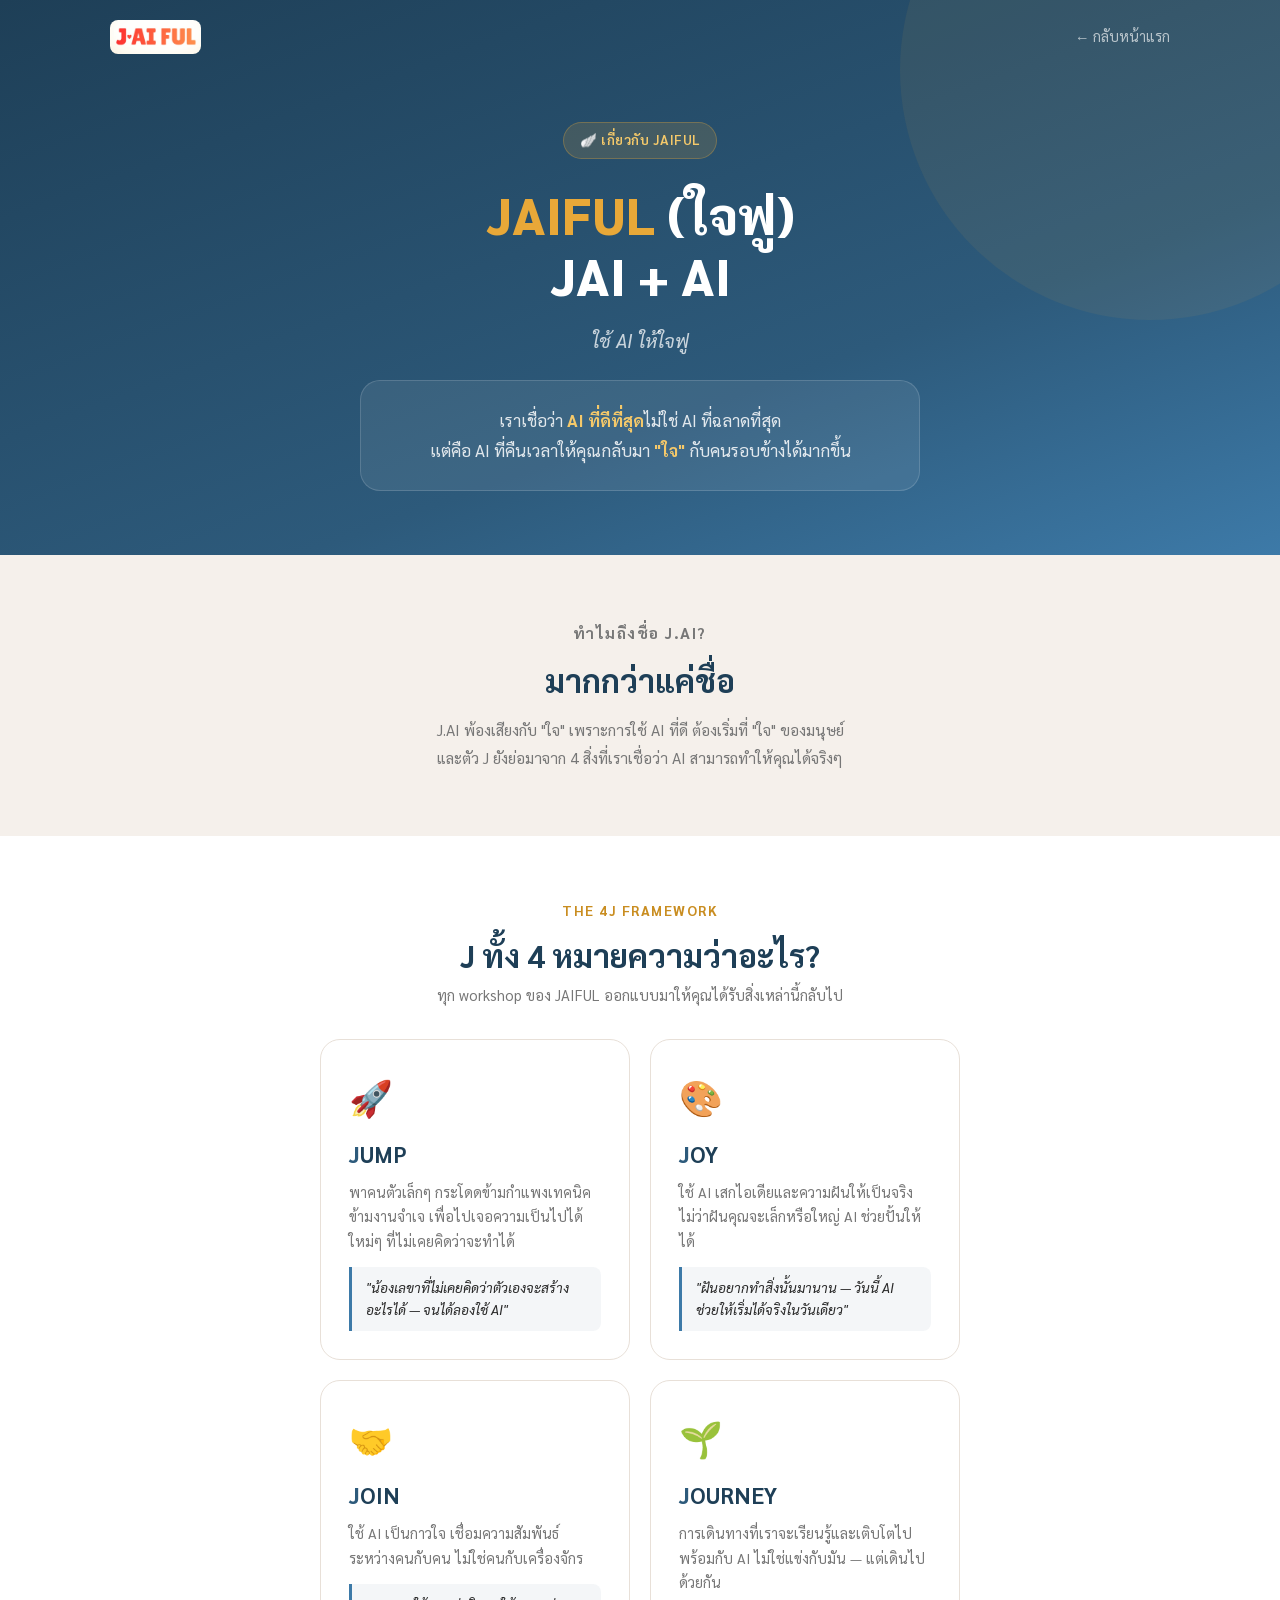
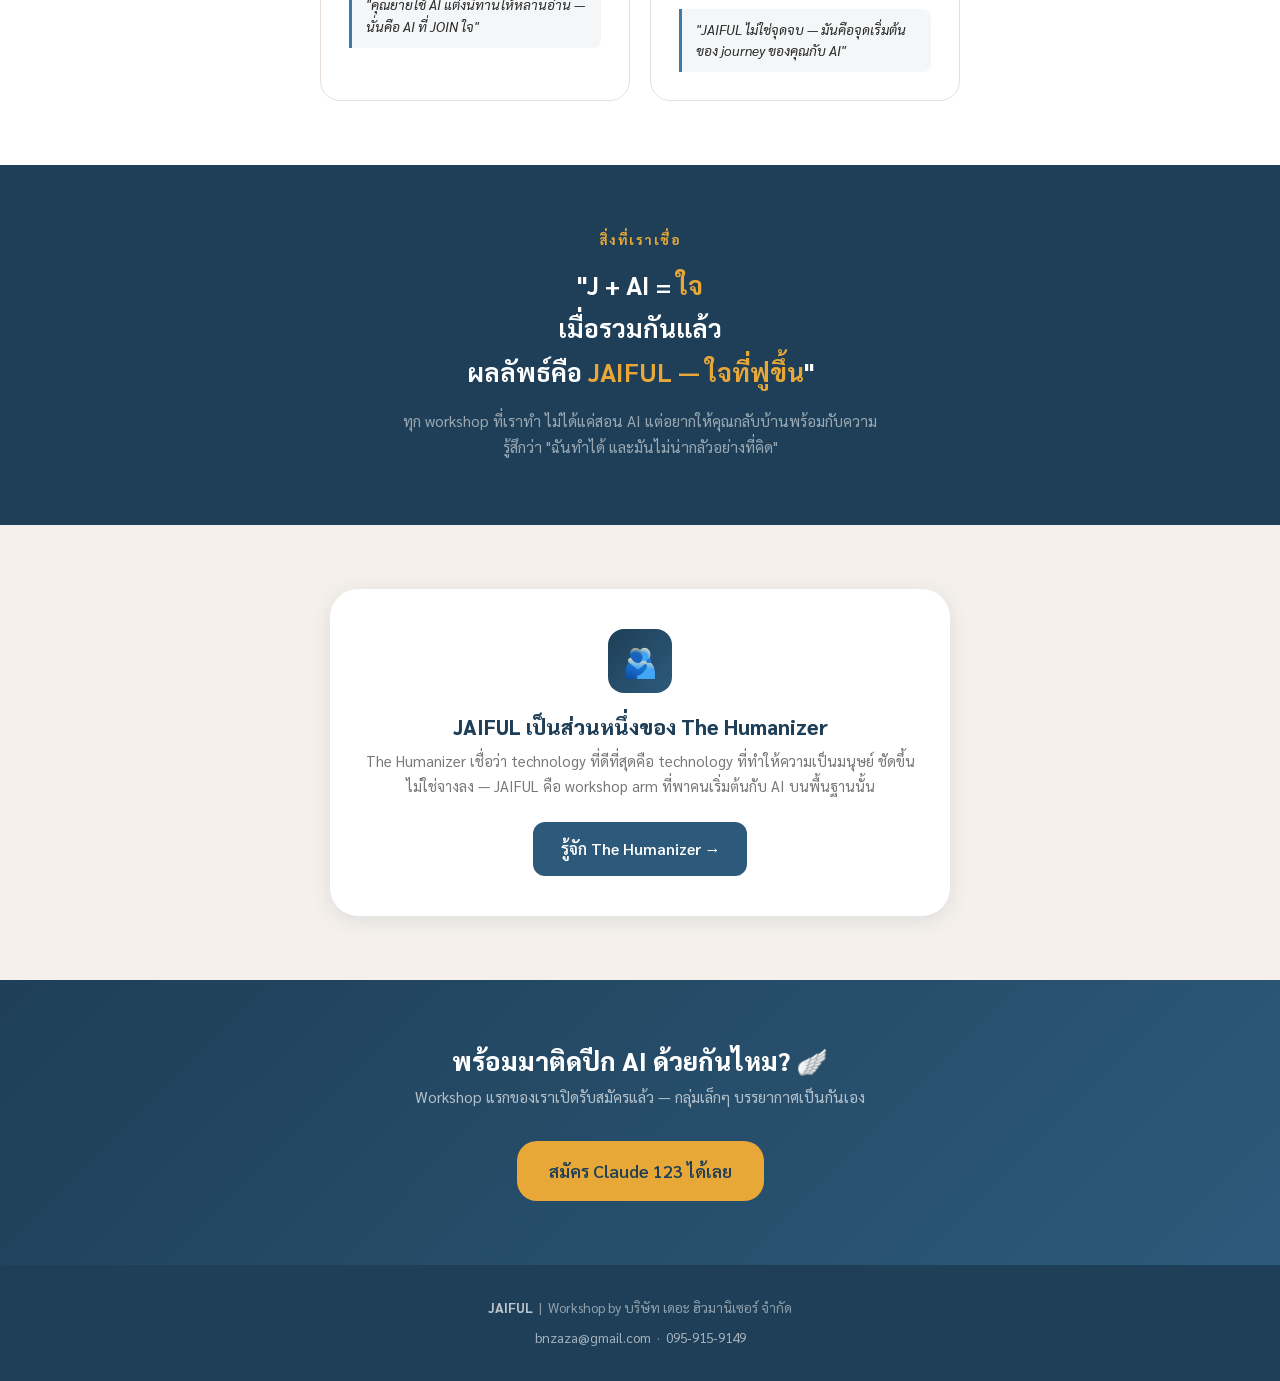
<file: about/index.html>
<!DOCTYPE html>
<html lang="th">
<head>
  <meta charset="UTF-8">
  <meta name="viewport" content="width=device-width, initial-scale=1.0">
  <title>เกี่ยวกับ JAIFUL — ใช้ AI ให้ใจฟู</title>
  <meta name="description" content="JAIFUL (ใจฟู) — JAI + AI เราเชื่อว่า AI ที่ดีที่สุดคือ AI ที่คืนเวลาให้คุณกลับมา 'ใจ' กับคนรอบข้างได้มากขึ้น">
  <link rel="stylesheet" href="../css/styles.css">
  <style>
    /* ── Hero ── */
    .about-hero {
      background: linear-gradient(160deg, #1e3f57 0%, #2D5A7B 65%, #3d7aa8 100%);
      padding: 0 1.5rem 4rem;
      position: relative;
      overflow: hidden;
    }

    .about-hero::before {
      content: '';
      position: absolute;
      width: 500px; height: 500px;
      border-radius: 50%;
      background: rgba(232,168,56,0.07);
      top: -180px; right: -120px;
      pointer-events: none;
    }

    .page-nav {
      display: flex;
      align-items: center;
      justify-content: space-between;
      padding: 1.25rem 0;
      position: relative;
      z-index: 10;
    }

    .nav-logo {
      display: flex; align-items: center;
      text-decoration: none;
    }

    .nav-logo-img {
      height: 34px; width: auto;
      border-radius: 8px; display: block;
    }

    .nav-back {
      color: rgba(255,255,255,0.65);
      font-size: 0.9rem;
      text-decoration: none;
      transition: color 0.2s;
    }
    .nav-back:hover { color: white; }

    .hero-content {
      padding-top: 3rem;
      text-align: center;
      position: relative;
      z-index: 10;
      max-width: 680px;
      margin: 0 auto;
    }

    .hero-eyebrow {
      display: inline-flex; align-items: center; gap: 0.5rem;
      background: rgba(232,168,56,0.15);
      border: 1px solid rgba(232,168,56,0.3);
      color: var(--gold-light);
      font-size: 0.85rem; font-weight: 600;
      padding: 0.4rem 1rem; border-radius: 999px;
      margin-bottom: 1.5rem; letter-spacing: 0.5px;
    }

    .hero-title {
      font-size: clamp(2rem, 7vw, 3.2rem);
      font-weight: 900; color: white;
      line-height: 1.2; margin-bottom: 1.25rem;
    }

    .hero-title .accent { color: var(--gold); }

    .hero-tagline {
      font-size: clamp(1rem, 2.5vw, 1.2rem);
      color: rgba(255,255,255,0.75);
      font-style: italic;
      margin-bottom: 1.5rem;
    }

    .hero-belief {
      background: rgba(255,255,255,0.08);
      border: 1px solid rgba(255,255,255,0.15);
      border-radius: var(--radius-lg);
      padding: 1.5rem 2rem;
      color: rgba(255,255,255,0.85);
      font-size: 1.05rem;
      line-height: 1.8;
      max-width: 560px;
      margin: 0 auto;
    }

    .hero-belief strong { color: var(--gold-light); }

    /* ── Why J.AI ── */
    .why-section {
      padding: 4rem 1.5rem;
      background: var(--warm-white);
    }

    .section-eyebrow {
      font-size: 0.85rem; font-weight: 700;
      color: var(--gold-dark);
      text-transform: uppercase; letter-spacing: 1.5px;
      margin-bottom: 0.75rem;
    }

    .why-intro {
      max-width: 620px; margin: 0 auto;
      text-align: center;
    }

    .why-intro h2 {
      font-size: clamp(1.5rem, 4vw, 2rem);
      color: var(--blue-dark);
      margin-bottom: 1rem;
    }

    .why-intro p {
      color: var(--text-muted);
      font-size: 0.97rem;
      line-height: 1.8;
    }

    /* ── 4J Cards ── */
    .fourj-section {
      padding: 4rem 1.5rem;
      background: white;
    }

    .fourj-grid {
      display: grid;
      grid-template-columns: 1fr;
      gap: 1.25rem;
      max-width: 780px;
      margin: 2rem auto 0;
    }

    @media (min-width: 600px) {
      .fourj-grid { grid-template-columns: repeat(2, 1fr); }
    }

    .j-card {
      background: white;
      border: 1.5px solid var(--warm-gray);
      border-radius: var(--radius-lg);
      padding: 1.75rem;
      transition: box-shadow 0.2s, border-color 0.2s;
    }

    .j-card:hover {
      box-shadow: var(--shadow-md);
      border-color: var(--blue-light);
    }

    .j-emoji { font-size: 2.2rem; margin-bottom: 0.75rem; display: block; }

    .j-header {
      display: flex; align-items: baseline; gap: 0;
      margin-bottom: 0.5rem;
    }

    .j-letter {
      font-size: 1.4rem; font-weight: 900;
      color: var(--blue); line-height: 1;
    }

    .j-word {
      font-size: 1.4rem; font-weight: 700;
      color: var(--blue-dark);
    }

    .j-desc {
      color: var(--text-muted);
      font-size: 0.9rem; line-height: 1.7;
      margin-bottom: 0.875rem;
    }

    .j-example {
      background: rgba(45,90,123,0.05);
      border-left: 3px solid var(--blue-light);
      border-radius: 0 var(--radius-sm) var(--radius-sm) 0;
      padding: 0.625rem 0.875rem;
      font-size: 0.85rem;
      color: var(--text);
      font-style: italic;
      line-height: 1.6;
    }

    /* ── Belief section ── */
    .belief-section {
      background: var(--blue-dark);
      padding: 4rem 1.5rem;
      text-align: center;
    }

    .belief-quote {
      font-size: clamp(1.2rem, 3.5vw, 1.6rem);
      font-weight: 700;
      color: white;
      line-height: 1.7;
      max-width: 600px;
      margin: 0 auto 1rem;
    }

    .belief-quote .gold { color: var(--gold); }

    .belief-sub {
      color: rgba(255,255,255,0.55);
      font-size: 0.95rem;
      max-width: 480px;
      margin: 0 auto;
      line-height: 1.7;
    }

    /* ── Humanizer CTA ── */
    .humanizer-section {
      padding: 4rem 1.5rem;
      background: var(--warm-white);
    }

    .humanizer-card {
      max-width: 620px; margin: 0 auto;
      background: white;
      border-radius: var(--radius-xl);
      padding: 2.5rem 2rem;
      box-shadow: var(--shadow-md);
      text-align: center;
    }

    .humanizer-logo-wrap {
      width: 64px; height: 64px;
      background: linear-gradient(135deg, #1e3f57, #2D5A7B);
      border-radius: 16px;
      display: flex; align-items: center; justify-content: center;
      font-size: 1.8rem;
      margin: 0 auto 1.25rem;
    }

    .humanizer-card h3 {
      font-size: 1.3rem; color: var(--blue-dark);
      font-weight: 800; margin-bottom: 0.5rem;
    }

    .humanizer-card p {
      color: var(--text-muted);
      font-size: 0.92rem; line-height: 1.7;
      margin-bottom: 1.5rem;
    }

    /* ── CTA section ── */
    .cta-section {
      padding: 4rem 1.5rem;
      background: linear-gradient(135deg, #1e3f57, #2D5A7B);
      text-align: center;
    }

    .cta-section h2 {
      color: white; font-size: 1.6rem;
      font-weight: 900; margin-bottom: 0.5rem;
    }

    .cta-section p {
      color: rgba(255,255,255,0.65);
      font-size: 0.95rem; margin-bottom: 2rem;
    }

    /* ── Footer ── */
    .footer {
      background: var(--blue-dark);
      color: rgba(255,255,255,0.5);
      text-align: center;
      padding: 2rem 1.5rem;
      font-size: 0.85rem;
    }
    .footer a { color: rgba(255,255,255,0.6); }
    .footer a:hover { color: white; }
  </style>
</head>
<body>

<!-- HERO -->
<section class="about-hero">
  <div class="container-wide">
    <nav class="page-nav">
      <a href="/" class="nav-logo">
        <img src="/jaiful-logo.png" alt="JAIFUL" class="nav-logo-img">
      </a>
      <a href="/" class="nav-back">← กลับหน้าแรก</a>
    </nav>
  </div>

  <div class="hero-content">
    <div class="hero-eyebrow">🪽 เกี่ยวกับ JAIFUL</div>
    <h1 class="hero-title">
      <span class="accent">JAIFUL</span> (ใจฟู)<br>
      JAI + AI
    </h1>
    <p class="hero-tagline">ใช้ AI ให้ใจฟู</p>
    <div class="hero-belief">
      เราเชื่อว่า <strong>AI ที่ดีที่สุด</strong>ไม่ใช่ AI ที่ฉลาดที่สุด<br>
      แต่คือ AI ที่คืนเวลาให้คุณกลับมา <strong>"ใจ"</strong> กับคนรอบข้างได้มากขึ้น
    </div>
  </div>
</section>

<!-- WHY J.AI -->
<section class="why-section">
  <div class="why-intro">
    <p class="section-eyebrow text-center">ทำไมถึงชื่อ J.AI?</p>
    <h2>มากกว่าแค่ชื่อ</h2>
    <p>
      J.AI พ้องเสียงกับ "ใจ" เพราะการใช้ AI ที่ดี ต้องเริ่มที่ "ใจ" ของมนุษย์<br>
      และตัว J ยังย่อมาจาก 4 สิ่งที่เราเชื่อว่า AI สามารถทำให้คุณได้จริงๆ
    </p>
  </div>
</section>

<!-- 4J FRAMEWORK -->
<section class="fourj-section">
  <div class="container">
    <p class="section-eyebrow text-center">The 4J Framework</p>
    <h2 class="text-center" style="color:var(--blue-dark); margin-bottom:0.5rem;">J ทั้ง 4 หมายความว่าอะไร?</h2>
    <p class="text-center" style="color:var(--text-muted); font-size:0.92rem; max-width:480px; margin:0 auto;">
      ทุก workshop ของ JAIFUL ออกแบบมาให้คุณได้รับสิ่งเหล่านี้กลับไป
    </p>

    <div class="fourj-grid">

      <div class="j-card">
        <span class="j-emoji">🚀</span>
        <div class="j-header">
          <span class="j-letter">J</span>
          <span class="j-word">UMP</span>
        </div>
        <p class="j-desc">
          พาคนตัวเล็กๆ กระโดดข้ามกำแพงเทคนิค ข้ามงานจำเจ
          เพื่อไปเจอความเป็นไปได้ใหม่ๆ ที่ไม่เคยคิดว่าจะทำได้
        </p>
        <div class="j-example">
          "น้องเลขาที่ไม่เคยคิดว่าตัวเองจะสร้างอะไรได้ — จนได้ลองใช้ AI"
        </div>
      </div>

      <div class="j-card">
        <span class="j-emoji">🎨</span>
        <div class="j-header">
          <span class="j-letter">J</span>
          <span class="j-word">OY</span>
        </div>
        <p class="j-desc">
          ใช้ AI เสกไอเดียและความฝันให้เป็นจริง
          ไม่ว่าฝันคุณจะเล็กหรือใหญ่ AI ช่วยปั้นให้ได้
        </p>
        <div class="j-example">
          "ฝันอยากทำสิ่งนั้นมานาน — วันนี้ AI ช่วยให้เริ่มได้จริงในวันเดียว"
        </div>
      </div>

      <div class="j-card">
        <span class="j-emoji">🤝</span>
        <div class="j-header">
          <span class="j-letter">J</span>
          <span class="j-word">OIN</span>
        </div>
        <p class="j-desc">
          ใช้ AI เป็นกาวใจ เชื่อมความสัมพันธ์
          ระหว่างคนกับคน ไม่ใช่คนกับเครื่องจักร
        </p>
        <div class="j-example">
          "คุณยายใช้ AI แต่งนิทานให้หลานอ่าน — นั่นคือ AI ที่ JOIN ใจ"
        </div>
      </div>

      <div class="j-card">
        <span class="j-emoji">🌱</span>
        <div class="j-header">
          <span class="j-letter">J</span>
          <span class="j-word">OURNEY</span>
        </div>
        <p class="j-desc">
          การเดินทางที่เราจะเรียนรู้และเติบโตไปพร้อมกับ AI
          ไม่ใช่แข่งกับมัน — แต่เดินไปด้วยกัน
        </p>
        <div class="j-example">
          "JAIFUL ไม่ใช่จุดจบ — มันคือจุดเริ่มต้นของ journey ของคุณกับ AI"
        </div>
      </div>

    </div>
  </div>
</section>

<!-- BELIEF -->
<section class="belief-section">
  <p class="section-eyebrow text-center" style="color:var(--gold);">สิ่งที่เราเชื่อ</p>
  <p class="belief-quote">
    "J + AI = <span class="gold">ใจ</span><br>
    เมื่อรวมกันแล้ว<br>
    ผลลัพธ์คือ <span class="gold">JAIFUL — ใจที่ฟูขึ้น</span>"
  </p>
  <p class="belief-sub">
    ทุก workshop ที่เราทำ ไม่ได้แค่สอน AI
    แต่อยากให้คุณกลับบ้านพร้อมกับความรู้สึกว่า
    "ฉันทำได้ และมันไม่น่ากลัวอย่างที่คิด"
  </p>
</section>

<!-- THE HUMANIZER -->
<section class="humanizer-section">
  <div class="humanizer-card">
    <div class="humanizer-logo-wrap">🫂</div>
    <h3>JAIFUL เป็นส่วนหนึ่งของ The Humanizer</h3>
    <p>
      The Humanizer เชื่อว่า technology ที่ดีที่สุดคือ technology ที่ทำให้ความเป็นมนุษย์
      ชัดขึ้น ไม่ใช่จางลง — JAIFUL คือ workshop arm ที่พาคนเริ่มต้นกับ AI
      บนพื้นฐานนั้น
    </p>
    <a href="https://humanizer.web.app" target="_blank" rel="noopener"
       class="btn btn-blue">
      รู้จัก The Humanizer →
    </a>
  </div>
</section>

<!-- CTA -->
<section class="cta-section">
  <h2>พร้อมมาติดปีก AI ด้วยกันไหม? 🪽</h2>
  <p>Workshop แรกของเราเปิดรับสมัครแล้ว — กลุ่มเล็กๆ บรรยากาศเป็นกันเอง</p>
  <a href="/claude-123" class="btn btn-primary btn-lg">
    สมัคร Claude 123 ได้เลย
  </a>
</section>

<!-- FOOTER -->
<footer class="footer">
  <div>
    <strong style="color:rgba(255,255,255,0.7);">JAIFUL</strong>
    &nbsp;|&nbsp;
    Workshop by บริษัท เดอะ ฮิวมานิเซอร์ จำกัด
  </div>
  <div style="margin-top:0.5rem;">
    <a href="mailto:bnzaza@gmail.com">bnzaza@gmail.com</a>
    &nbsp;·&nbsp;
    <a href="tel:0959159149">095-915-9149</a>
  </div>
</footer>

</body>
</html>
</file>
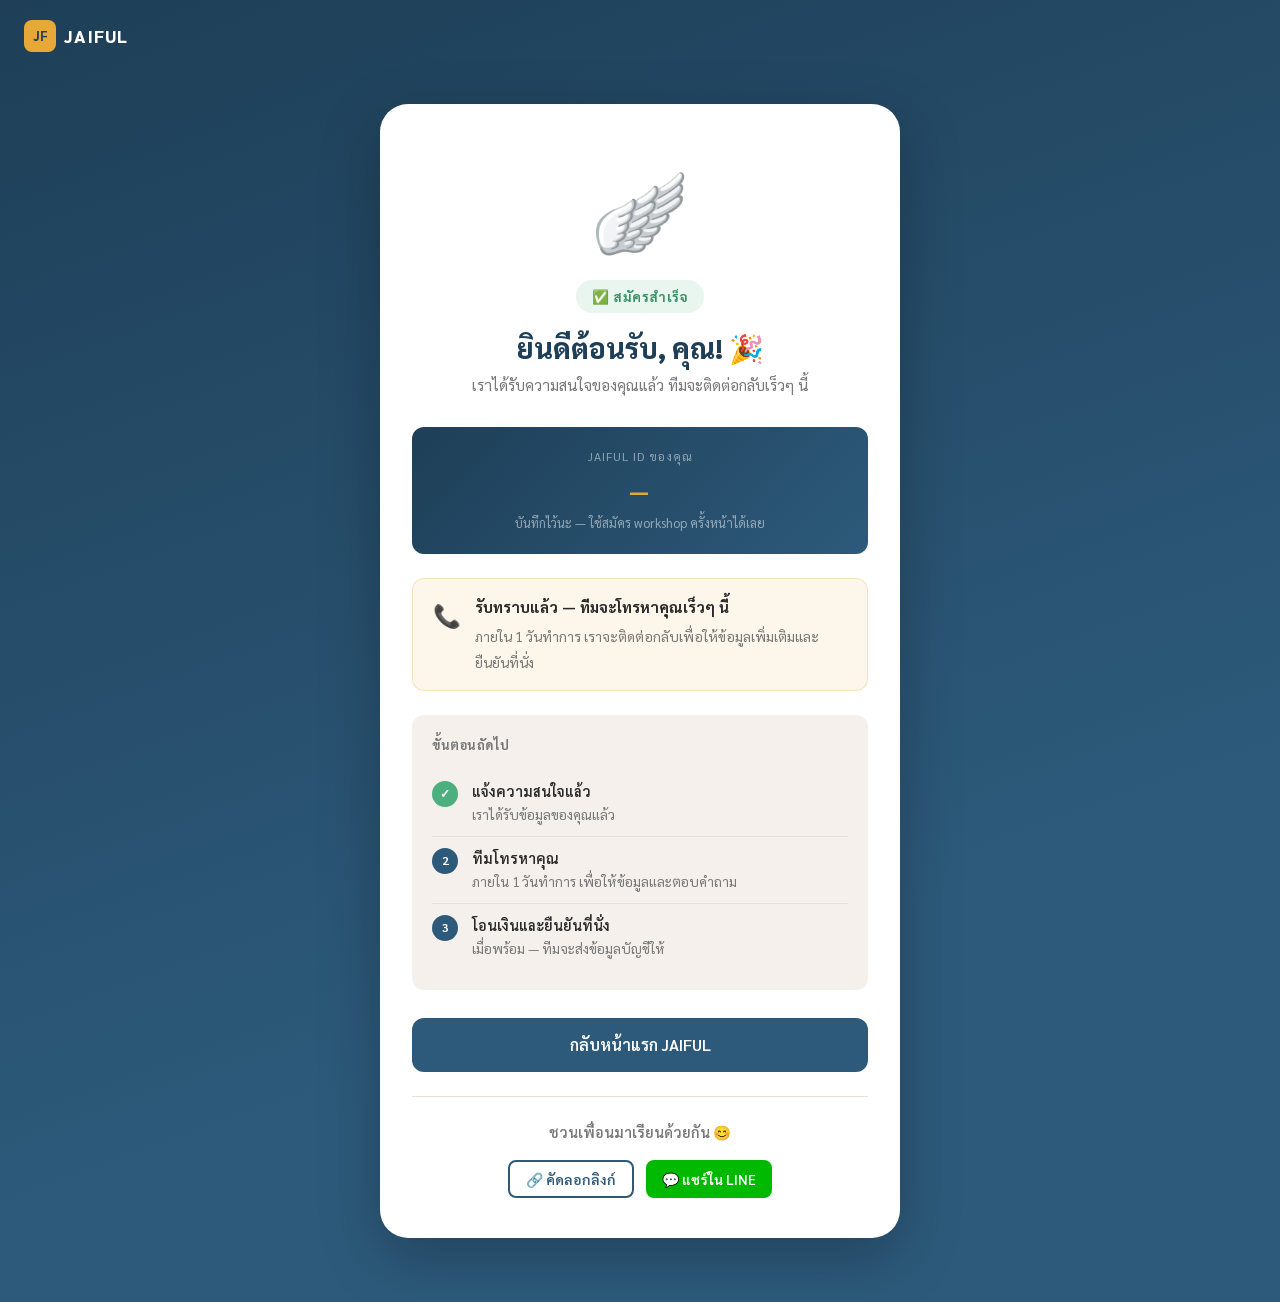
<file: claude-123/success/index.html>
<!DOCTYPE html>
<html lang="th">
<head>
  <meta charset="UTF-8">
  <meta name="viewport" content="width=device-width, initial-scale=1.0">
  <title>สมัครสำเร็จ! 🪽 — JAIFUL</title>
  <link rel="stylesheet" href="../../css/styles.css">
  <style>
    body {
      background: linear-gradient(160deg, #1e3f57 0%, #2D5A7B 70%);
      min-height: 100vh;
      display: flex;
      flex-direction: column;
    }

    .page-header {
      padding: 1.25rem 1.5rem;
      display: flex;
      align-items: center;
      justify-content: space-between;
    }

    .logo {
      display: flex;
      align-items: center;
      gap: 0.5rem;
      text-decoration: none;
    }

    .logo-mark {
      width: 32px;
      height: 32px;
      background: var(--gold);
      border-radius: 8px;
      display: flex;
      align-items: center;
      justify-content: center;
      font-weight: 900;
      font-size: 0.8rem;
      color: var(--blue-dark);
    }

    .logo-name {
      font-weight: 800;
      font-size: 1.1rem;
      color: white;
      letter-spacing: 1px;
    }

    /* ── Main content ── */
    .success-wrap {
      flex: 1;
      display: flex;
      align-items: center;
      justify-content: center;
      padding: 2rem 1.5rem 4rem;
    }

    .success-card {
      background: white;
      border-radius: 28px;
      padding: 2.5rem 2rem;
      max-width: 520px;
      width: 100%;
      text-align: center;
      box-shadow: 0 20px 60px rgba(0,0,0,0.25);
      animation: card-in 0.5s ease;
    }

    @keyframes card-in {
      from { opacity: 0; transform: translateY(24px) scale(0.97); }
      to   { opacity: 1; transform: translateY(0) scale(1); }
    }

    /* ── Confetti wing ── */
    .wing-wrap {
      font-size: 5rem;
      margin-bottom: 0.5rem;
      animation: wing-flap 0.6s ease 0.3s both;
      display: block;
    }

    @keyframes wing-flap {
      0%   { transform: scale(0.5) rotate(-10deg); opacity: 0; }
      60%  { transform: scale(1.15) rotate(5deg); }
      100% { transform: scale(1) rotate(0); opacity: 1; }
    }

    .success-tag {
      display: inline-block;
      background: rgba(76,175,125,0.12);
      color: var(--green-dark);
      font-weight: 700;
      font-size: 0.85rem;
      padding: 0.35rem 1rem;
      border-radius: 999px;
      margin-bottom: 1rem;
      letter-spacing: 0.5px;
    }

    .success-title {
      font-size: 1.75rem;
      font-weight: 900;
      color: var(--blue-dark);
      margin-bottom: 0.5rem;
    }

    .success-sub {
      color: var(--text-muted);
      font-size: 0.95rem;
      margin-bottom: 1.75rem;
      line-height: 1.7;
    }

    /* ── JAIFUL ID chip ── */
    .jaiful-id-box {
      background: linear-gradient(135deg, #1e3f57, #2D5A7B);
      border-radius: var(--radius-md);
      padding: 1.25rem;
      margin-bottom: 1.5rem;
    }

    .jaiful-id-label {
      font-size: 0.75rem;
      color: rgba(255,255,255,0.5);
      text-transform: uppercase;
      letter-spacing: 1px;
      margin-bottom: 0.4rem;
    }

    .jaiful-id-value {
      font-size: 1.4rem;
      font-weight: 900;
      color: var(--gold);
      letter-spacing: 2px;
    }

    .jaiful-id-sub {
      font-size: 0.8rem;
      color: rgba(255,255,255,0.5);
      margin-top: 0.3rem;
    }

    /* ── Next steps ── */
    .next-steps {
      text-align: left;
      background: var(--warm-white);
      border-radius: var(--radius-md);
      padding: 1.25rem;
      margin-bottom: 1.75rem;
    }

    .next-steps-title {
      font-size: 0.8rem;
      font-weight: 700;
      text-transform: uppercase;
      letter-spacing: 0.5px;
      color: var(--text-muted);
      margin-bottom: 0.875rem;
    }

    .next-step-item {
      display: flex;
      align-items: flex-start;
      gap: 0.875rem;
      padding: 0.625rem 0;
      border-bottom: 1px solid var(--warm-gray);
    }

    .next-step-item:last-child { border-bottom: none; }

    .step-num {
      width: 26px;
      height: 26px;
      border-radius: 50%;
      background: var(--blue);
      color: white;
      font-size: 0.75rem;
      font-weight: 700;
      display: flex;
      align-items: center;
      justify-content: center;
      flex-shrink: 0;
      margin-top: 1px;
    }

    .step-num.done {
      background: var(--green);
    }

    .step-text { font-size: 0.9rem; }
    .step-text strong { display: block; font-weight: 600; color: var(--text); }
    .step-text span { color: var(--text-muted); font-size: 0.85rem; }

    /* ── Status: pay vs interest ── */
    .status-banner {
      border-radius: var(--radius-md);
      padding: 1rem 1.25rem;
      margin-bottom: 1.5rem;
      text-align: left;
      display: flex;
      gap: 0.875rem;
      align-items: flex-start;
    }

    .status-banner.pay {
      background: rgba(76,175,125,0.1);
      border: 1px solid rgba(76,175,125,0.25);
    }

    .status-banner.interest {
      background: rgba(232,168,56,0.1);
      border: 1px solid rgba(232,168,56,0.25);
    }

    .status-banner-icon { font-size: 1.4rem; flex-shrink: 0; margin-top: 2px; }

    .status-banner-text strong {
      display: block;
      font-size: 0.95rem;
      color: var(--text);
      margin-bottom: 0.25rem;
    }

    .status-banner-text span {
      font-size: 0.875rem;
      color: var(--text-muted);
      line-height: 1.5;
    }

    /* ── Share section ── */
    .share-section {
      border-top: 1px solid var(--warm-gray);
      padding-top: 1.5rem;
      margin-top: 1.5rem;
    }

    .share-title {
      font-size: 0.9rem;
      font-weight: 600;
      color: var(--text-muted);
      margin-bottom: 1rem;
    }

    .share-btns {
      display: flex;
      gap: 0.75rem;
      flex-wrap: wrap;
      justify-content: center;
    }
  </style>
</head>
<body>

<header class="page-header">
  <a href="/" class="logo">
    <div class="logo-mark">JF</div>
    <span class="logo-name">JAIFUL</span>
  </a>
</header>

<main class="success-wrap">
  <div class="success-card">

    <span class="wing-wrap">🪽</span>
    <div class="success-tag">✅ สมัครสำเร็จ</div>

    <h1 class="success-title" id="greeting-title">ยินดีต้อนรับ!</h1>
    <p class="success-sub" id="greeting-sub">
      คุณเป็นส่วนหนึ่งของ JAIFUL Family แล้ว 🎉
    </p>

    <!-- JAIFUL ID -->
    <div class="jaiful-id-box" id="jaiful-id-box">
      <div class="jaiful-id-label">JAIFUL ID ของคุณ</div>
      <div class="jaiful-id-value" id="jaiful-id-display">—</div>
      <div class="jaiful-id-sub">บันทึกไว้นะ — ใช้สมัคร workshop ครั้งหน้าได้เลย</div>
    </div>

    <!-- Status banner (pay vs interest) -->
    <div class="status-banner pay hidden" id="banner-pay">
      <span class="status-banner-icon">💳</span>
      <div class="status-banner-text">
        <strong>รับสลิปแล้ว — รอ confirm 24 ชั่วโมง</strong>
        <span>ทีมจะตรวจสอบและส่งยืนยันกลับหาคุณ ขอบคุณที่เชื่อใจ JAIFUL นะ 🙏</span>
      </div>
    </div>

    <div class="status-banner interest hidden" id="banner-interest">
      <span class="status-banner-icon">📞</span>
      <div class="status-banner-text">
        <strong>รับทราบแล้ว — ทีมจะโทรหาคุณเร็วๆ นี้</strong>
        <span>ภายใน 1 วันทำการ เราจะติดต่อกลับเพื่อให้ข้อมูลเพิ่มเติมและยืนยันที่นั่ง</span>
      </div>
    </div>

    <!-- Next steps -->
    <div class="next-steps" id="next-steps-pay" style="display:none;">
      <div class="next-steps-title">ขั้นตอนถัดไป</div>

      <div class="next-step-item">
        <div class="step-num done">✓</div>
        <div class="step-text">
          <strong>กรอกฟอร์มและ upload สลิป</strong>
          <span>เสร็จแล้ว!</span>
        </div>
      </div>

      <div class="next-step-item">
        <div class="step-num">2</div>
        <div class="step-text">
          <strong>ทีม confirm การชำระเงิน</strong>
          <span>ภายใน 24 ชั่วโมง คุณจะได้รับการยืนยันทาง email</span>
        </div>
      </div>

      <div class="next-step-item">
        <div class="step-num">3</div>
        <div class="step-text">
          <strong>รับรายละเอียด workshop</strong>
          <span>สถานที่ เวลา และ checklist เตรียมตัว</span>
        </div>
      </div>

      <div class="next-step-item">
        <div class="step-num">4</div>
        <div class="step-text">
          <strong>เจอกัน workshop วัน D! 🪽</strong>
          <span>เตรียม notebook + ความอยากรู้มาเลย ที่เหลือเราดูแลให้</span>
        </div>
      </div>
    </div>

    <div class="next-steps" id="next-steps-interest" style="display:none;">
      <div class="next-steps-title">ขั้นตอนถัดไป</div>

      <div class="next-step-item">
        <div class="step-num done">✓</div>
        <div class="step-text">
          <strong>แจ้งความสนใจแล้ว</strong>
          <span>เราได้รับข้อมูลของคุณแล้ว</span>
        </div>
      </div>

      <div class="next-step-item">
        <div class="step-num">2</div>
        <div class="step-text">
          <strong>ทีมโทรหาคุณ</strong>
          <span>ภายใน 1 วันทำการ เพื่อให้ข้อมูลและตอบคำถาม</span>
        </div>
      </div>

      <div class="next-step-item">
        <div class="step-num">3</div>
        <div class="step-text">
          <strong>โอนเงินและยืนยันที่นั่ง</strong>
          <span>เมื่อพร้อม — ทีมจะส่งข้อมูลบัญชีให้</span>
        </div>
      </div>
    </div>

    <!-- CTA buttons -->
    <div style="display:flex; flex-direction:column; gap:0.75rem; margin-bottom:1.25rem;">
      <a href="/" class="btn btn-blue btn-full">
        กลับหน้าแรก JAIFUL
      </a>
    </div>

    <!-- Share -->
    <div class="share-section">
      <p class="share-title">ชวนเพื่อนมาเรียนด้วยกัน 😊</p>
      <div class="share-btns">
        <button class="btn btn-secondary btn-sm" onclick="copyLink()">
          🔗 คัดลอกลิงก์
        </button>
        <a href="https://line.me/R/share?text=สมัคร+Claude+123+workshop+กัน!+%0ahttps://jaiful.web.app/claude-123"
           target="_blank" rel="noopener"
           class="btn btn-sm" style="background:#00B900; color:white;">
          💬 แชร์ใน LINE
        </a>
      </div>
    </div>

  </div>
</main>

<div id="toast-container"></div>

<script src="../../js/config.js"></script>
<script>
  // ── Read URL params ──
  const params = new URLSearchParams(window.location.search);
  const name      = params.get('name') || 'คุณ';
  const jaifulId  = params.get('jaiful_id') || '—';
  const status    = params.get('status') || 'interest'; // 'pay' | 'interest'

  // ── Set greeting ──
  document.getElementById('greeting-title').textContent = `ยินดีต้อนรับ, ${name}! 🎉`;
  document.getElementById('jaiful-id-display').textContent = jaifulId;

  if (status === 'pay') {
    document.getElementById('greeting-sub').textContent =
      'เราได้รับสลิปของคุณแล้ว ทีมจะ confirm ภายใน 24 ชั่วโมง';
    document.getElementById('banner-pay').classList.remove('hidden');
    document.getElementById('next-steps-pay').style.display = 'block';
  } else {
    document.getElementById('greeting-sub').textContent =
      'เราได้รับความสนใจของคุณแล้ว ทีมจะติดต่อกลับเร็วๆ นี้';
    document.getElementById('banner-interest').classList.remove('hidden');
    document.getElementById('next-steps-interest').style.display = 'block';
  }

  // ── Copy link ──
  function copyLink() {
    const url = 'https://jaiful.web.app/claude-123';
    navigator.clipboard.writeText(url).then(() => {
      showToast('คัดลอกลิงก์แล้ว!', 'success');
    }).catch(() => {
      showToast('คัดลอกด้วยตัวเองนะ: jaiful.web.app/claude-123');
    });
  }

  // ── Toast ──
  function showToast(msg, type = '') {
    const container = document.getElementById('toast-container');
    const el = document.createElement('div');
    el.className = `toast ${type}`;
    el.textContent = msg;
    container.appendChild(el);
    setTimeout(() => el.remove(), 4000);
  }
</script>
</body>
</html>
</file>
<file: css/styles.css>
/* ============================================================
   JAIFUL Design System
   Colors: Deep Blue #2D5A7B | Gold #E8A838 | Green #4CAF7D | Warm White #F5F0EB
   Font: Sarabun
   ============================================================ */

@import url('https://fonts.googleapis.com/css2?family=Sarabun:wght@300;400;500;600;700;800&display=swap');

/* ── CSS Variables ── */
:root {
  --blue:       #2D5A7B;
  --blue-dark:  #1e3f57;
  --blue-light: #3d7aa8;
  --gold:       #E8A838;
  --gold-dark:  #c98d20;
  --gold-light: #f5c96a;
  --green:      #4CAF7D;
  --green-dark: #3a9165;
  --warm-white: #F5F0EB;
  --warm-gray:  #e8e0d8;
  --text:       #2a2a2a;
  --text-muted: #777;
  --error:      #e05252;
  --error-bg:   #fdf0f0;
  --shadow-sm:  0 2px 8px rgba(45,90,123,0.08);
  --shadow-md:  0 4px 20px rgba(45,90,123,0.12);
  --shadow-lg:  0 8px 40px rgba(45,90,123,0.16);
  --radius-sm:  8px;
  --radius-md:  12px;
  --radius-lg:  20px;
  --radius-xl:  28px;
}

/* ── Reset ── */
*, *::before, *::after { box-sizing: border-box; margin: 0; padding: 0; }

html {
  font-size: 16px;
  -webkit-text-size-adjust: 100%;
  scroll-behavior: smooth;
}

body {
  font-family: 'Sarabun', sans-serif;
  background: var(--warm-white);
  color: var(--text);
  line-height: 1.6;
  min-height: 100vh;
  -webkit-font-smoothing: antialiased;
}

img { max-width: 100%; display: block; }
a { color: var(--blue); text-decoration: none; }
a:hover { text-decoration: underline; }

/* ── Typography ── */
h1, h2, h3, h4 { line-height: 1.3; font-weight: 700; }
h1 { font-size: clamp(1.75rem, 5vw, 2.5rem); }
h2 { font-size: clamp(1.4rem, 4vw, 2rem); }
h3 { font-size: clamp(1.1rem, 3vw, 1.4rem); }
p { font-size: 1rem; }

/* ── Utility ── */
.text-center { text-align: center; }
.text-gold    { color: var(--gold); }
.text-blue    { color: var(--blue); }
.text-green   { color: var(--green); }
.text-muted   { color: var(--text-muted); }
.mt-1 { margin-top: 0.5rem; }
.mt-2 { margin-top: 1rem; }
.mt-3 { margin-top: 1.5rem; }
.mt-4 { margin-top: 2rem; }
.mb-1 { margin-bottom: 0.5rem; }
.mb-2 { margin-bottom: 1rem; }
.hidden { display: none !important; }

/* ── Container ── */
.container {
  width: 100%;
  max-width: 680px;
  margin: 0 auto;
  padding: 0 1.25rem;
}

.container-wide {
  width: 100%;
  max-width: 1100px;
  margin: 0 auto;
  padding: 0 1.25rem;
}

/* ── Buttons ── */
.btn {
  display: inline-flex;
  align-items: center;
  justify-content: center;
  gap: 0.5rem;
  padding: 0.875rem 1.75rem;
  border-radius: var(--radius-md);
  font-family: 'Sarabun', sans-serif;
  font-size: 1rem;
  font-weight: 600;
  cursor: pointer;
  border: none;
  transition: all 0.2s ease;
  white-space: nowrap;
  text-decoration: none;
}

.btn:active { transform: scale(0.97); }

.btn-primary {
  background: var(--gold);
  color: var(--blue-dark);
}
.btn-primary:hover { background: var(--gold-dark); text-decoration: none; }

.btn-secondary {
  background: transparent;
  color: var(--blue);
  border: 2px solid var(--blue);
}
.btn-secondary:hover { background: var(--blue); color: white; text-decoration: none; }

.btn-blue {
  background: var(--blue);
  color: white;
}
.btn-blue:hover { background: var(--blue-dark); text-decoration: none; }

.btn-green {
  background: var(--green);
  color: white;
}
.btn-green:hover { background: var(--green-dark); text-decoration: none; }

.btn-ghost {
  background: transparent;
  color: var(--text-muted);
  border: none;
  padding: 0.5rem 1rem;
}
.btn-ghost:hover { color: var(--blue); text-decoration: none; }

.btn-lg { padding: 1rem 2rem; font-size: 1.1rem; border-radius: var(--radius-lg); }
.btn-sm { padding: 0.5rem 1rem; font-size: 0.875rem; border-radius: var(--radius-sm); }

.btn-full { width: 100%; }

.btn:disabled {
  opacity: 0.5;
  cursor: not-allowed;
  transform: none;
}

/* ── Cards ── */
.card {
  background: white;
  border-radius: var(--radius-lg);
  padding: 1.75rem;
  box-shadow: var(--shadow-sm);
}

.card-bordered {
  border: 1px solid var(--warm-gray);
}

/* ── Forms ── */
.form-group {
  margin-bottom: 1.25rem;
}

.form-label {
  display: block;
  font-weight: 600;
  font-size: 0.95rem;
  color: var(--blue-dark);
  margin-bottom: 0.4rem;
}

.form-label .required {
  color: var(--error);
  margin-left: 3px;
}

.form-label .hint {
  font-weight: 400;
  color: var(--text-muted);
  font-size: 0.85rem;
  margin-left: 6px;
}

.form-input {
  width: 100%;
  padding: 0.875rem 1rem;
  border: 1.5px solid var(--warm-gray);
  border-radius: var(--radius-md);
  font-family: 'Sarabun', sans-serif;
  font-size: 1rem;
  color: var(--text);
  background: white;
  transition: border-color 0.2s, box-shadow 0.2s;
  -webkit-appearance: none;
}

.form-input:focus {
  outline: none;
  border-color: var(--blue-light);
  box-shadow: 0 0 0 3px rgba(45,90,123,0.1);
}

.form-input.error {
  border-color: var(--error);
  box-shadow: 0 0 0 3px rgba(224,82,82,0.1);
}

.form-input::placeholder { color: #bbb; }

textarea.form-input {
  resize: vertical;
  min-height: 100px;
}

select.form-input {
  background-image: url("data:image/svg+xml,%3Csvg xmlns='http://www.w3.org/2000/svg' width='12' height='8' viewBox='0 0 12 8'%3E%3Cpath d='M1 1l5 5 5-5' stroke='%232D5A7B' stroke-width='2' fill='none' stroke-linecap='round'/%3E%3C/svg%3E");
  background-repeat: no-repeat;
  background-position: right 1rem center;
  padding-right: 2.5rem;
}

.form-error {
  color: var(--error);
  font-size: 0.85rem;
  margin-top: 0.35rem;
  display: none;
}
.form-error.visible { display: block; }

/* ── Radio & Checkbox Choices ── */
.choice-group {
  display: flex;
  flex-direction: column;
  gap: 0.6rem;
}

.choice-item {
  display: flex;
  align-items: flex-start;
  gap: 0.75rem;
  padding: 0.875rem 1rem;
  border: 1.5px solid var(--warm-gray);
  border-radius: var(--radius-md);
  cursor: pointer;
  transition: all 0.15s ease;
  user-select: none;
  background: white;
}

.choice-item:hover {
  border-color: var(--blue-light);
  background: rgba(45,90,123,0.03);
}

.choice-item.selected {
  border-color: var(--blue);
  background: rgba(45,90,123,0.06);
}

.choice-item input[type="radio"],
.choice-item input[type="checkbox"] {
  margin-top: 2px;
  width: 18px;
  height: 18px;
  flex-shrink: 0;
  accent-color: var(--blue);
  cursor: pointer;
}

.choice-label { font-size: 0.95rem; line-height: 1.4; }

/* ── Scale input ── */
.scale-group {
  display: flex;
  align-items: center;
  gap: 0.5rem;
}

.scale-btn {
  width: 44px;
  height: 44px;
  border-radius: 50%;
  border: 1.5px solid var(--warm-gray);
  background: white;
  font-family: 'Sarabun', sans-serif;
  font-size: 1rem;
  cursor: pointer;
  transition: all 0.15s;
  display: flex;
  align-items: center;
  justify-content: center;
}

.scale-btn:hover { border-color: var(--blue-light); }
.scale-btn.selected { background: var(--blue); color: white; border-color: var(--blue); }

.scale-labels {
  display: flex;
  justify-content: space-between;
  font-size: 0.8rem;
  color: var(--text-muted);
  margin-top: 0.4rem;
}

/* ── Progress Steps ── */
.progress-wrap {
  padding: 1.25rem 0;
}

.progress-steps {
  display: flex;
  align-items: center;
  justify-content: center;
  gap: 0;
  margin-bottom: 0.75rem;
}

.step-dot {
  width: 32px;
  height: 32px;
  border-radius: 50%;
  background: var(--warm-gray);
  color: var(--text-muted);
  display: flex;
  align-items: center;
  justify-content: center;
  font-size: 0.85rem;
  font-weight: 700;
  transition: all 0.3s ease;
  flex-shrink: 0;
}

.step-dot.active {
  background: var(--blue);
  color: white;
  box-shadow: 0 0 0 4px rgba(45,90,123,0.15);
}

.step-dot.done {
  background: var(--green);
  color: white;
}

.step-line {
  flex: 1;
  height: 2px;
  background: var(--warm-gray);
  max-width: 60px;
  transition: background 0.3s;
}

.step-line.done { background: var(--green); }

.progress-label {
  text-align: center;
  font-size: 0.85rem;
  color: var(--text-muted);
}

.progress-label strong { color: var(--blue); }

/* ── Alert / Notice ── */
.alert {
  padding: 1rem 1.25rem;
  border-radius: var(--radius-md);
  font-size: 0.95rem;
  display: flex;
  align-items: flex-start;
  gap: 0.75rem;
}

.alert-info { background: rgba(45,90,123,0.08); color: var(--blue-dark); }
.alert-success { background: rgba(76,175,125,0.1); color: var(--green-dark); }
.alert-warning { background: rgba(232,168,56,0.12); color: #8a5e10; }
.alert-error { background: var(--error-bg); color: var(--error); }

.alert-icon { font-size: 1.2rem; flex-shrink: 0; margin-top: 1px; }

/* ── Loading spinner ── */
.spinner {
  width: 20px;
  height: 20px;
  border: 2px solid rgba(255,255,255,0.3);
  border-top-color: white;
  border-radius: 50%;
  animation: spin 0.7s linear infinite;
  display: inline-block;
}

.spinner-blue {
  border: 2px solid rgba(45,90,123,0.15);
  border-top-color: var(--blue);
}

@keyframes spin { to { transform: rotate(360deg); } }

/* ── Toast notification ── */
#toast-container {
  position: fixed;
  bottom: 1.5rem;
  left: 50%;
  transform: translateX(-50%);
  z-index: 9999;
  display: flex;
  flex-direction: column;
  gap: 0.5rem;
  pointer-events: none;
  width: calc(100% - 3rem);
  max-width: 400px;
}

.toast {
  background: var(--blue-dark);
  color: white;
  padding: 0.875rem 1.25rem;
  border-radius: var(--radius-md);
  font-size: 0.95rem;
  box-shadow: var(--shadow-md);
  animation: toast-in 0.3s ease;
  pointer-events: auto;
}

.toast.success { background: var(--green-dark); }
.toast.error   { background: var(--error); }

@keyframes toast-in {
  from { opacity: 0; transform: translateY(12px); }
  to   { opacity: 1; transform: translateY(0); }
}

/* ── Badge display ── */
.badge-chip {
  display: inline-flex;
  align-items: center;
  gap: 0.4rem;
  padding: 0.3rem 0.75rem;
  border-radius: 999px;
  font-size: 0.8rem;
  font-weight: 600;
  white-space: nowrap;
}

.badge-blue   { background: rgba(45,90,123,0.12); color: var(--blue); }
.badge-gold   { background: rgba(232,168,56,0.15); color: #8a5e10; }
.badge-green  { background: rgba(76,175,125,0.12); color: var(--green-dark); }
.badge-gray   { background: var(--warm-gray); color: var(--text-muted); }

/* ── Status chips ── */
.status-chip {
  display: inline-flex;
  align-items: center;
  gap: 0.35rem;
  padding: 0.25rem 0.65rem;
  border-radius: 999px;
  font-size: 0.8rem;
  font-weight: 600;
}

.status-chip::before {
  content: '';
  width: 6px;
  height: 6px;
  border-radius: 50%;
  background: currentColor;
  opacity: 0.7;
}

.status-interested { background: rgba(232,168,56,0.12); color: #8a5e10; }
.status-registered  { background: rgba(45,90,123,0.1); color: var(--blue); }
.status-confirmed   { background: rgba(76,175,125,0.12); color: var(--green-dark); }
.status-attended    { background: rgba(76,175,125,0.2); color: var(--green-dark); }
.status-cancelled   { background: rgba(224,82,82,0.1); color: var(--error); }
.status-paid        { background: rgba(76,175,125,0.15); color: var(--green-dark); }
.status-pending     { background: rgba(232,168,56,0.1); color: #8a5e10; }
.status-uploaded    { background: rgba(45,90,123,0.1); color: var(--blue); }

/* ── Divider ── */
.divider {
  height: 1px;
  background: var(--warm-gray);
  margin: 1.5rem 0;
}

/* ── Avatar / Icon ── */
.avatar {
  width: 44px;
  height: 44px;
  border-radius: 50%;
  background: var(--blue);
  color: white;
  display: flex;
  align-items: center;
  justify-content: center;
  font-weight: 700;
  font-size: 1rem;
  flex-shrink: 0;
}

/* ── File upload ── */
.file-upload-zone {
  border: 2px dashed var(--warm-gray);
  border-radius: var(--radius-md);
  padding: 2rem 1rem;
  text-align: center;
  cursor: pointer;
  transition: all 0.2s;
  background: white;
}

.file-upload-zone:hover,
.file-upload-zone.drag-over {
  border-color: var(--blue-light);
  background: rgba(45,90,123,0.03);
}

.file-upload-zone .upload-icon { font-size: 2.5rem; margin-bottom: 0.5rem; }
.file-upload-zone p { color: var(--text-muted); font-size: 0.9rem; }
.file-upload-zone strong { color: var(--blue); }

.file-preview {
  margin-top: 1rem;
  padding: 0.75rem 1rem;
  background: rgba(45,90,123,0.05);
  border-radius: var(--radius-sm);
  display: flex;
  align-items: center;
  gap: 0.75rem;
}

.file-preview-icon { font-size: 1.5rem; }
.file-preview-name { font-size: 0.9rem; font-weight: 500; flex: 1; }
.file-preview-remove { cursor: pointer; color: var(--error); padding: 0.25rem; }

/* ── Payment info box ── */
.payment-box {
  background: linear-gradient(135deg, #1e3f57, #2D5A7B);
  color: white;
  border-radius: var(--radius-lg);
  padding: 1.5rem;
}

.payment-box .bank-name {
  font-size: 0.85rem;
  opacity: 0.7;
  margin-bottom: 0.25rem;
}

.payment-box .account-number {
  font-size: 1.75rem;
  font-weight: 800;
  letter-spacing: 1px;
  color: var(--gold);
}

.payment-box .account-holder {
  font-size: 0.9rem;
  opacity: 0.85;
  margin-top: 0.2rem;
}

.payment-box .price-tag {
  background: var(--gold);
  color: var(--blue-dark);
  font-weight: 800;
  font-size: 1.25rem;
  padding: 0.5rem 1.25rem;
  border-radius: var(--radius-md);
  display: inline-block;
  margin-top: 1rem;
}

/* ── Modal ── */
.modal-overlay {
  position: fixed;
  inset: 0;
  background: rgba(0,0,0,0.5);
  display: flex;
  align-items: flex-end;
  justify-content: center;
  z-index: 1000;
  animation: fade-in 0.2s ease;
  padding: 0;
}

@media (min-width: 600px) {
  .modal-overlay { align-items: center; padding: 1rem; }
}

.modal {
  background: white;
  border-radius: var(--radius-xl) var(--radius-xl) 0 0;
  width: 100%;
  max-width: 560px;
  max-height: 90vh;
  overflow-y: auto;
  padding: 1.5rem 1.5rem 2.5rem;
  animation: slide-up 0.3s ease;
}

@media (min-width: 600px) {
  .modal { border-radius: var(--radius-xl); }
}

.modal-header {
  display: flex;
  align-items: center;
  justify-content: space-between;
  margin-bottom: 1.25rem;
}

.modal-close {
  width: 36px;
  height: 36px;
  border-radius: 50%;
  background: var(--warm-gray);
  border: none;
  cursor: pointer;
  font-size: 1.1rem;
  display: flex;
  align-items: center;
  justify-content: center;
}

@keyframes fade-in { from { opacity: 0; } to { opacity: 1; } }
@keyframes slide-up { from { transform: translateY(20px); } to { transform: translateY(0); } }

/* ── Responsive ── */
@media (max-width: 480px) {
  .card { padding: 1.25rem; border-radius: var(--radius-md); }
  .btn-lg { padding: 0.875rem 1.5rem; font-size: 1rem; }
}
</file>
